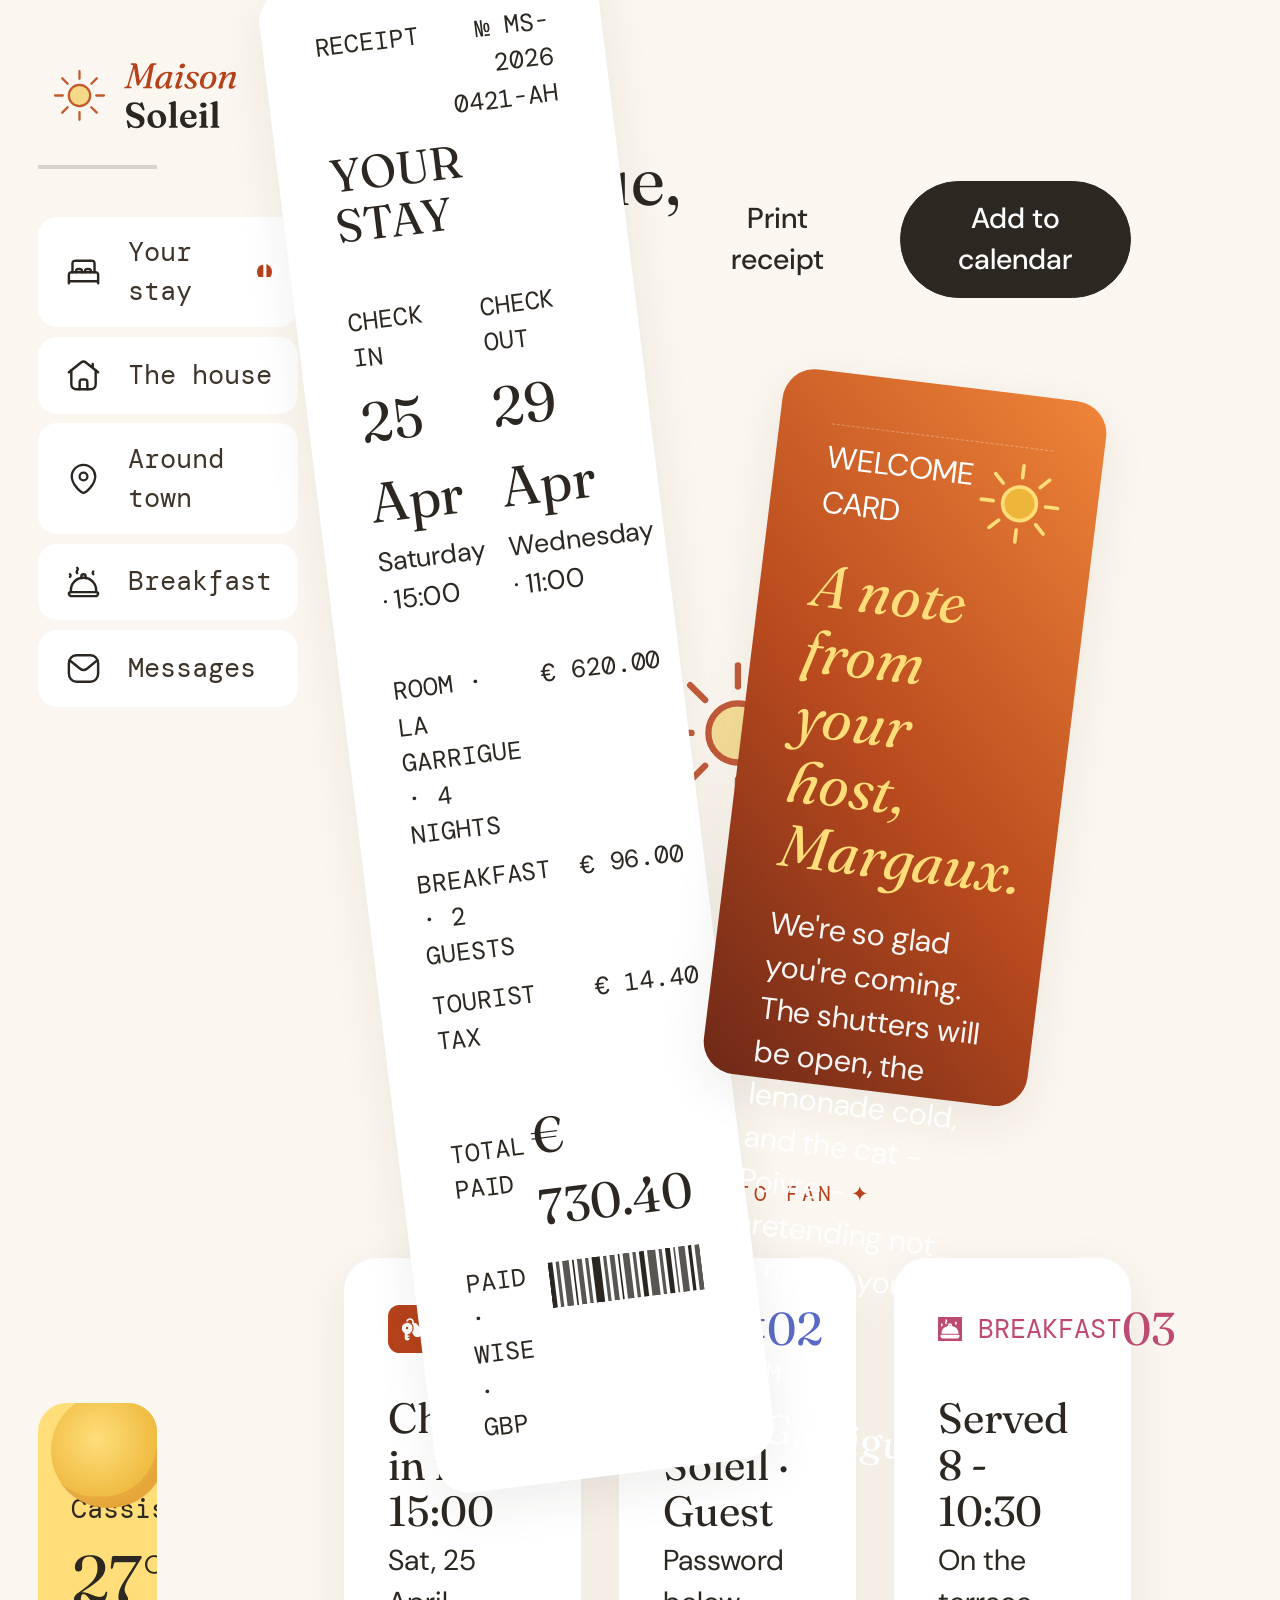
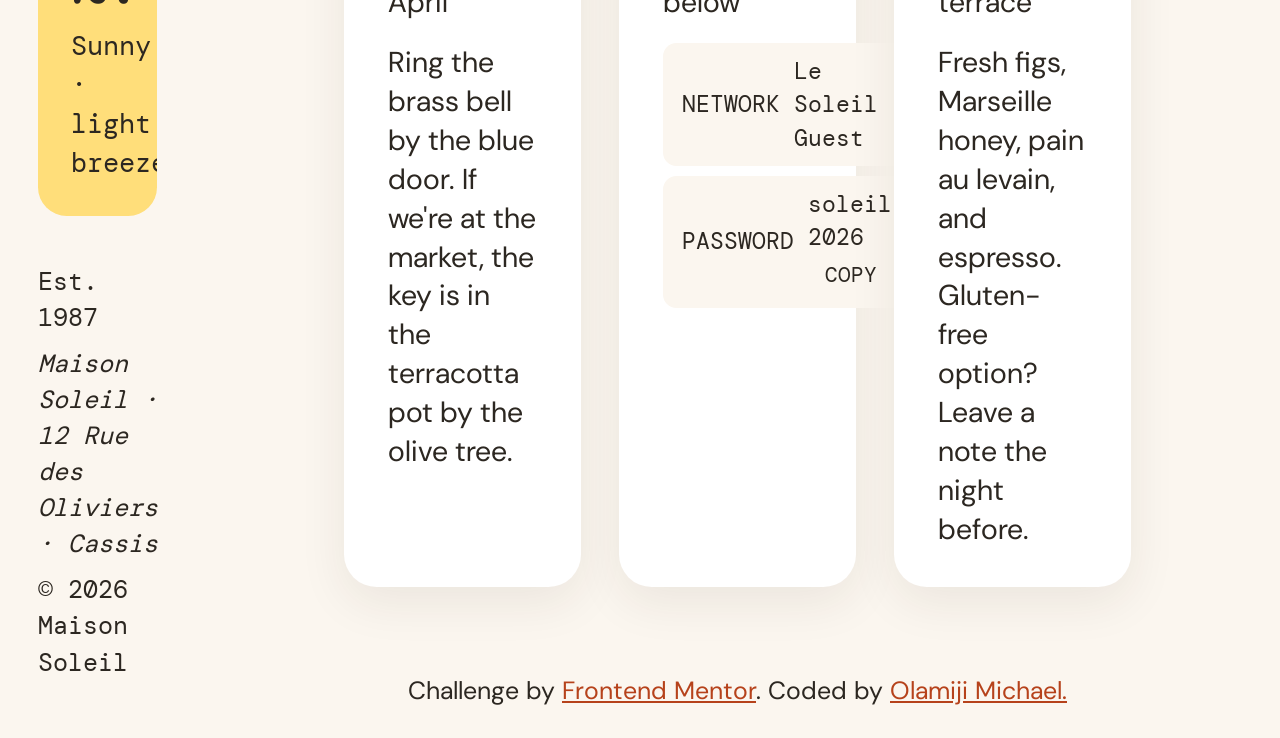
<file: index.html>
<!DOCTYPE html>
<html lang="en">
<head>
  <meta charset="UTF-8">
  <meta name="viewport" content="width=device-width, initial-scale=1.0"><!-- displays site properly based on user's device -->
  <link rel="icon" type="image/png" sizes="32x32" href="./assets/images/favicon-32x32.png">
  <title>Frontend Mentor | Hotel booking confirmation page</title>

  <link rel="stylesheet" href="style.css">
</head>
<body>

  <!-- Sidebar starts -->
  <aside class="sidebar" aria-label="Hotel information">
    <input type="checkbox" id="menu-toggle" class="menu-toggle" aria-label="Toggle navigation menu">
    <header class="guest">
      <a href="./index.html" aria-label="Maison Soleil home">
        <img src="./assets/images/logo.svg" alt="Maison Soleil" width="5rem" height="10rem">
      </a>
      <label for="menu-toggle" class="hamburger-btn" aria-label="Toggle menu">
        <img class="icon-hamburger" src="./assets/images/icon-menu.svg" alt="Open menu">
        <img class="icon-close" src="./assets/images/icon-close.svg" alt="Close menu">
      </label>
    </header>

       <!-- Guest navigation -->
    <nav class="nav-bar" aria-label="Guest navigation">
      <ul>
        <li>
          <a href="#stay">
            <img class="icon" src="./assets/images/icon-bed.svg" alt="">
            Your stay <span>1</span>
          </a>
        </li>
        <li>
          <a href="#house">
            <img class="icon" src="./assets/images/icon-house.svg" alt="">
            The house
          </a>
        </li>
        <li>
          <a href="#around-town">
            <img class="icon" src="./assets/images/icon-pin.svg" alt="">
            Around town
          </a>
        </li>
        <li>
          <a href="#breakfast">
            <img class="icon" src="./assets/images/icon-breakfast-outline.svg" alt="">
            Breakfast
          </a>
        </li>
        <li>
          <a href="#messages">
            <img class="icon" src="./assets/images/icon-mail.svg" alt="">
            Messages
          </a>
        </li>
      </ul>
    </nav>

    <!-- Local weather -->
    <section class="local-weather" aria-labelledby="weather-heading">
      <img src="./assets/images/icon-weather.svg" alt="sun">
      <h2 id="weather-heading">Today in Cassis</h2>
      <strong>27°</strong>
      <p>Sunny · light breeze</p>
    </section>

    <footer class="s-footer">
      <p>Est. 1987</p>
      <address>Maison Soleil · 12 Rue des Oliviers · Cassis</address>
      <p>© 2026 Maison Soleil</p>
    </footer>
  </aside>
  <!-- Sidebar ends -->

  <!-- Main content starts -->
  <main>
    <header class="starter">
      <p>Booking · Confirmed</p>
      <h1>Bienvenue, <span>Lucia.</span></h1>
    </header>

    <div class="print-or-add">
      <button type="button">Print receipt</button>
      <button type="button">Add to calendar</button>
    </div>

    <section class="booking-summary" id="stay" aria-label="Booking summary">
      <!-- Centered Illustration Sun Revealed On Card Fan -->
      <div class="center-sun-icon" aria-hidden="true">
        <img src="./assets/images/illustration-sun.svg" alt="Illustration Sun">
      </div>

       <!-- Booking cards start -->

        <!-- Booking cards start -->
      <article class="receipt-card" aria-labelledby="receipt-heading">
        <header class="r-header">
          <p>Receipt</p>
          <p>№ MS-2026<br>0421-AH</p>
          <h2 id="receipt-heading">Your stay</h2>
        </header>

        <dl class="in-or-out">
          <div>
            <dt>Check in</dt>
            <dd><strong>25 Apr</strong><br>Saturday · 15:00</dd>
          </div>
          <div>
            <dt>Check out</dt>
            <dd><strong>29 Apr</strong><br>Wednesday · 11:00</dd>
          </div>
        </dl>

        <dl class="real-deal">
          <div><dt>Room · La Garrigue · 4 nights</dt><dd>€ 620.00</dd></div>
          <div><dt>Breakfast · 2 guests</dt><dd>€ 96.00</dd></div>
          <div><dt>Tourist tax</dt><dd>€ 14.40</dd></div>
        </dl>

        <footer class="r-footer">
          <p>Total paid <strong>€ 730.40</strong></p>
          <p>Paid · Wise · GBP</p>
          <!-- Barcode image -->
          <img class="barcode" src="./assets/images/icon-barcode.svg" alt="Payment barcode">
        </footer>
      </article>

      <!-- Note from host card -->
      <article class="greetings" aria-labelledby="welcome-heading">
        <div class="w-heading">
          <p>WELCOME CARD</p>
          <img class="sun-gradient" src="./assets/images/icon-sun.svg" alt="Sun gradient" width="40" height="40">
        </div>
        <h2 id="welcome-heading">A note from your host,<br> Margaux.</h2>
        <p>We're so glad you're coming. The shutters will be open, the lemonade cold, and the cat - Poivre - pretending not to notice you.</p>
        <p><span>Room</span><br><strong>La Garrigue</strong></p>
      </article>
    </section>
    <!-- Booking cards end -->

    <!-- Guest info row starts -->

    <!-- Arrival -->
    <section class="guest-info" aria-label="Guest information">
      <article class="arrival-card" id="arrival" aria-labelledby="arrival-heading">
        <header><p><img src="./assets/images/icon-key.svg" alt="">Arrival</p><span>01</span></header>
        <h2 id="arrival-heading">Check-in from 15:00</h2>
        <p>Sat, 25 April</p>
        <p>Ring the brass bell by the blue door. If we're at the market, the key is in the terracotta pot by the olive tree.</p>
      </article>

      <!-- Wifi -->
      <article class="wi-fi-card" id="wifi" aria-labelledby="wifi-heading">
        <header><p><img src="./assets/images/icon-wifi.svg" alt="">Wifi</p><span>02</span></header>
        <h2 id="wifi-heading">Le Soleil · Guest</h2>
        <p>Password below</p>
        <dl>
          <div><dt>Network</dt><dd>Le Soleil · Guest</dd></div>
          <div><dt>Password</dt><dd>soleil-2026 <button type="button" aria-label="Copy Wi-Fi password">COPY</button></dd></div>
        </dl>
      </article>

      <!-- Breakfast -->
      <article class="feeding" id="breakfast" aria-labelledby="breakfast-heading">
        <header><p><img src="./assets/images/icon-breakfast.svg" alt="">Breakfast</p><span>03</span></header>
        <h2 id="breakfast-heading">Served 8 - 10:30</h2>
        <p>On the terrace</p>
        <p>Fresh figs, Marseille honey, pain au levain, and espresso. Gluten-free option? Leave a note the night before.</p>
      </article>
    </section>
  </main>
  <!-- Guest info row ends -->

  <!-- Main content ends -->
  <footer class="attribution">
    Challenge by <a href="https://www.frontendmentor.io?ref=challenge">Frontend Mentor</a>.
    Coded by <a href="#">Olamiji Michael.</a>
  </footer>

</body>
</html>
</file>
<file: style.css>
:root {
      --neutral-900: hsl(33, 15%, 15%);
      --neutral-800: hsl(33, 22%, 20%);
      --neutral-200: hsl(30, 24%, 93%);
      --neutral-100: hsl(35, 60%, 96%);
      --neutral-50: hsl(40, 60%, 98%);
      --neutral-0: hsl(0, 0%, 100%);

      --sun-500: hsl(42, 83%, 58%);
      --sun-300: hsl(44, 84%, 75%);
      --sun-200: hsl(45, 100%, 74%);
      --sun-50: hsl(41, 100%, 93%);

      --terracotta-700: hsl(15, 69%, 37%);
      --terracotta-600: hsl(15, 74%, 41%);
      --terracotta-500: hsl(18, 62%, 47%);
      --terracotta-400: hsl(22, 72%, 56%);

      --blue-500: hsl(230, 49%, 56%);
      --rose-500: hsl(340, 48%, 52%);
    }

    @font-face {
      font-family: 'DM Sans';
      src: url('./assets/fonts/dm-sans/DMSans-VariableFont_opsz,wght.ttf') format('truetype');
      font-weight: 400 700;
      font-style: normal;
      font-display: swap;
    }

    @font-face {
      font-family: Fraunces;
      src: url('./assets/fonts/fraunces/Fraunces-VariableFont_SOFT,WONK,opsz,wght.ttf') format('truetype');
      font-weight: 400 700;
      font-style: normal;
      font-display: swap;
    }

    @font-face {
      font-family: Fraunces;
      src: url('./assets/fonts/fraunces/Fraunces-Italic-VariableFont_SOFT,WONK,opsz,wght.ttf') format('truetype');
      font-weight: 400 700;
      font-style: italic;
      font-display: swap;
    }

    @font-face {
      font-family: 'DM Mono';
      src: url('./assets/fonts/dm-mono/DMMono-Regular.ttf') format('truetype');
      font-weight: 400;
      font-style: normal;
      font-display: swap;
    }

    *,
    *::before,
    *::after {
      box-sizing: border-box;
    }

    html {
      color: var(--neutral-900);
      background: var(--neutral-100);
      font-size: clamp(1.25rem, 0.8rem + 2vw, 3rem);
    }

    body {
      margin: 0;
      min-height: 100vh;
      background: var(--neutral-100);
      font-family: 'DM Sans', sans-serif;
      font-size: 0.8rem;
      line-height: 1.45;
      display: grid;
      grid-template-columns: 195px 1fr;
      grid-template-rows: 1fr auto;
    }

    h1, h2, p, ul, dl, dd, address {
      margin: 0;
    }

    h1, h2 {
      font-family: Fraunces, Georgia, serif;
      font-weight: 400;
      line-height: 1.1;
    }

    ul {
      padding: 0;
      list-style: none;
    }

    dl {
      padding: 0;
    }

    a {
      color: inherit;
      text-decoration: none;
      border: 1.5px solid transparent;
      transition: all 0.2s ease;
    }

    button {
      border: 1.5px solid transparent;
      color: inherit;
      font: inherit;
      cursor: pointer;
      transition: all 0.2s ease;
    }

    :focus-visible {
      outline: none;
    }

    a:hover,
    a:focus-visible,
    a:active {
      background-color: var(--terracotta-600);
      border-color: var(--terracotta-600);
      color: var(--neutral-0);
      box-shadow: 0 0 0 2px var(--neutral-100), 0 0 0 4px var(--terracotta-600);
    }

    .menu-toggle,
    .hamburger-btn {
      display: none;
    }

    /* MACRO LAYOUT: SIDEBAR */
    .sidebar {
      grid-column: 1;
      grid-row: 1 / -1;
      display: flex;
      flex-direction: column;
      gap: 1.25rem;
      padding: 1.5rem 1rem;
      border-right: 1px solid var(--neutral-400);
      background: var(--neutral-100);
    }

    .guest {
      border-bottom: 0.125rem solid rgba(128, 128, 128, 0.295);
      padding-bottom: 0.5rem;
    }

    .guest a {
      align-items: center;
      padding: 0.25rem;
    }

    .guest a:hover,
    .guest a:focus-visible,
    .guest a:active {
      box-shadow: none;
      background: none;
      border: none;
    }

    .guest img {
      width: 5rem;
      height: auto;
    }

    .nav-bar ul {
      display: grid;
      gap: 0.25rem;
    }

    .nav-bar a {
      display: flex;
      align-items: center;
      gap: 0.65rem;
      min-height: 2rem;
      padding: 0.4rem 0.65rem;
      border: 1.5px solid transparent;
      background: var(--neutral-0);
      border-radius: 0.5rem;
      color: var(--neutral-800);
      font-weight: 500;
    }

    .nav-bar a:hover,
    .nav-bar a:focus-visible,
    .nav-bar a:active,
    .nav-bar a:target {
      background-color: var(--neutral-100);
      border-color: var(--terracotta-600);
      color: var(--neutral-900);
      box-shadow: 0 0 0 1px var(--neutral-50), 0 0 0 3px var(--neutral-0);
    }

    .nav-bar a:hover .icon,
    .nav-bar a:focus-visible .icon,
    .nav-bar a:active .icon,
    .nav-bar a:target .icon {
      filter: brightness(5) invert(5);
    }

    .nav-bar a span {
      margin-left: auto;
      background: var(--terracotta-600);
      color: var(--neutral-0);
      font-size: 0.65rem;
      font-weight: 700;
      width: 16px;
      height: 16px;
      border-radius: 50%;
      display: inline-flex;
      text-align: center;
      justify-content: center;
      align-items: center;
    }

    .icon {
      width: 1rem;
      height: 1rem;
    }

    .local-weather {
      position: relative;
      overflow: hidden;
      margin-top: auto;
      padding: 0.85rem;
      border-radius: 0.75rem;
      background: var(--sun-200);
    }

    .local-weather img {
      position: absolute;
      top: -0.25rem;
      right: -0.25rem;
      width: 3rem;
      height: 3rem;
    }

    .local-weather h2,
    .local-weather p,
    .s-footer,
    .nav-bar {
      font-family: 'DM Mono', monospace;
      font-size: 0.7rem;
    }

    .local-weather strong {
      display: block;
      margin-top: 0.15rem;
      font-family: Fraunces, Georgia, serif;
      font-size: 1.75rem;
      font-weight: 400;
    }

    .s-footer {
      display: grid;
      gap: 0.25rem;
      color: var(--neutral-600);
      font-size: 0.65rem;
    }

    /* MACRO LAYOUT: MAIN CONTENT AREA */
    main {
      grid-column: 2;
      grid-row: 1;
      min-width: 0;
      padding: 1.5rem 2.25rem;
      display: grid;
      grid-template-columns: 1fr auto;
      align-items: start;
      max-width: 960px;
      margin: 0 auto;
      width: 100%;
    }

    .starter {
      grid-column: 1;
      grid-row: 1;
    }

    .starter p {
      font-family: 'DM Mono', monospace;
      font-size: 0.7rem;
      text-transform: uppercase;
      letter-spacing: 0.1em;
      color: var(--neutral-600);
      margin-bottom: 0.15rem;
    }

    .starter h1 {
      font-size: 1.85rem;
      color: var(--neutral-900);
    }

    .starter h1 span {
      color: var(--terracotta-600);
      font-style: italic;
    }

    .print-or-add {
      grid-column: 2;
      grid-row: 1;
      display: flex;
      gap: 0.65rem;
      align-self: flex-end;
    }

    .print-or-add button:first-child {
      min-height: 2rem;
      padding: 0.4rem 1rem;
      border: 0.5px solid var(--neutral-400);
      border-radius: 999px;
      background: transparent;
      color: var(--neutral-900);
      font-size: 0.75rem;
      font-weight: 500;
    }

    .print-or-add button:first-child:hover,
    .print-or-add button:first-child:focus-visible,
    .print-or-add button:first-child:active {
      background-color: var(--neutral-100);
      border-color: var(--neutral-400);
      color: var(--neutral-900);
      text-align: center;
      box-shadow: 0 0 0 2px var(--neutral-50), 0 0 0 4px var(--terracotta-600);
    }

    .print-or-add button:last-child {
      min-height: 2rem;
      padding: 0.4rem 1rem;
      border: 1.5px solid var(--neutral-900);
      border-radius: 999px;
      background: var(--neutral-900);
      color: var(--neutral-0);
      font-size: 0.75rem;
      font-weight: 500;
    }

    .print-or-add button:last-child:hover,
    .print-or-add button:last-child:focus-visible,
    .print-or-add button:last-child:active {
      border-color: var(--neutral-900);
      color: var(--neutral-0);
      box-shadow: 0 0 0 2px var(--neutral-0), 0 0 0 4px var(--terracotta-600);
    }

    /* BOOKING SUMMARY CONTAINER & SUN ILLUSTRATION */
    .booking-summary {
      grid-column: 1 / -1;
      grid-row: 2;
      position: relative;
      height: 21rem;
      max-width: 680px;
      margin: 1.25rem auto 2.75rem;
      width: 100%;
      cursor: pointer;
    }

    .center-sun-icon {
      position: absolute;
      top: 48%;
      left: 50%;
      transform: translate(-50%, -50%) scale(0.8);
      width: 5.5rem;
      height: 5.5rem;
      z-index: 0;
      opacity: 0.85;
      pointer-events: none;
      transition: transform 0.45s cubic-bezier(.23, 1, .32, 1), opacity 0.45s ease;
    }

    .center-sun-icon img {
      width: 100%;
      height: 100%;
      object-fit: contain;
    }

    .booking-summary::after {
      content: '✦  HOVER TO FAN  ✦';
      position: absolute;
      bottom: -1.5rem;
      left: 50%;
      transform: translateX(-50%);
      font-family: 'DM Mono', monospace;
      font-size: 0.55rem;
      text-transform: uppercase;
      letter-spacing: 0.15em;
      color: var(--terracotta-600);
      white-space: nowrap;
    }

    .booking-summary:hover .center-sun-icon {
      opacity: 1;
      transform: translate(-50%, -50%) scale(1.15);
    }

    .booking-summary:hover .receipt-card {
      transform: translate(-108%, -52%) rotate(-14deg);
      box-shadow: -0.5rem 0.8rem 1.5rem rgba(51, 39, 29, 0.12);
    }

    .booking-summary:hover .greetings {
      transform: translate(8%, -52%) rotate(14deg);
      box-shadow: 0.5rem 0.8rem 1.5rem rgba(51, 39, 29, 0.15);
    }

    .receipt-card,
    .greetings,
    .guest-info article {
      border-radius: 0.85rem;
      box-shadow: 0 0.4rem 1.25rem rgba(51, 39, 29, 0.08);
    }

    .receipt-card {
      padding: 1.15rem 1.35rem;
      background: var(--neutral-0);
      border: 1px solid var(--neutral-400);
      position: absolute;
      left: 50%;
      top: 50%;
      width: 50%;
      transform: translate(-88%, -52%) rotate(-7deg);
      transform-origin: bottom center;
      z-index: 1;
      transition: transform 0.45s cubic-bezier(.23, 1, .32, 1), box-shadow 0.3s ease;
    }

    .r-header {
      display: grid;
      grid-template-columns: 1fr auto;
      gap: 0.2rem;
      padding-bottom: 0.65rem;
      border-bottom: 1px dashed var(--neutral-400);
      color: var(--neutral-600);
      font-family: 'DM Mono', monospace;
      font-size: 0.65rem;
      text-transform: uppercase;
    }

    .r-header p:nth-child(2) {
      text-align: right;
    }

    .r-header h2 {
      grid-column: 1 / -1;
      color: var(--neutral-900);
      font-family: Fraunces, Georgia, serif;
      font-size: 1.2rem;
      margin-top: 0.15rem;
    }

    .in-or-out {
      display: grid;
      grid-template-columns: repeat(2, minmax(0, 1fr));
      gap: 0.75rem;
      padding: 0.75rem 0;
    }

    .in-or-out dt,
    .r-footer,
    .real-deal {
      color: var(--neutral-600);
      font-family: 'DM Mono', monospace;
      font-size: 0.65rem;
      text-transform: uppercase;
    }

    .in-or-out dd {
      margin-top: 0.15rem;
      color: var(--neutral-700);
      font-size: 0.7rem;
    }

    .in-or-out strong {
      color: var(--neutral-900);
      font-family: Fraunces, Georgia, serif;
      font-size: 1.45rem;
      font-weight: 400;
    }

    .real-deal {
      display: grid;
      gap: 0.35rem;
      padding: 0.65rem 0;
      border-top: 1px dashed var(--neutral-400);
      border-bottom: 1px solid var(--neutral-400);
    }

    .real-deal > div {
      display: flex;
      justify-content: space-between;
      gap: 0.75rem;
    }

    .real-deal dd {
      color: var(--neutral-900);
      white-space: nowrap;
      font-weight: 500;
    }

    .r-footer {
      display: grid;
      grid-template-columns: 1fr auto;
      gap: 0.35rem;
      padding-top: 0.65rem;
    }

    .r-footer p:first-child {
      display: flex;
      justify-content: space-between;
      align-items: baseline;
      grid-column: 1 / -1;
      color: var(--neutral-600);
    }

    .r-footer p:first-child strong {
      color: var(--neutral-900);
      font-family: Fraunces, Georgia, serif;
      font-size: 1.3rem;
      font-weight: 400;
    }

    .barcode {
      width: 4rem;
      height: 1.5rem;
      object-fit: contain;
    }

    .greetings {
      display: flex;
      flex-direction: column;
      justify-content: space-between;
      position: absolute;
      left: 50%;
      top: 50%;
      width: 48%;
      height: 88%;
      padding: 1.35rem;
      background: linear-gradient(225deg, hsl(25, 85%, 58%) 0%, hsl(17, 72%, 42%) 55%, hsl(12, 65%, 26%) 100%);
      color: var(--neutral-0);
      transform: translate(-12%, -52%) rotate(7deg);
      transform-origin: bottom center;
      z-index: 2;
      transition: transform 0.45s cubic-bezier(.23, 1, .32, 1), box-shadow 0.3s ease;
    }

    .w-heading {
      display: flex;
      justify-content: space-between;
      align-items: center;
      border-top: 1px dashed rgba(255, 255, 255, 0.3);
      padding-top: 0.2rem;
    }

    .sun-gradient {
      width: 2.5rem;
      height: 2.5rem;
    }

    .greetings > p:first-child,
    .greetings > p:last-child span {
      font-family: 'DM Mono', monospace;
      font-size: 0.65rem;
      text-transform: uppercase;
      letter-spacing: 0.08em;
      opacity: 0.9;
    }

    .greetings h2 {
      margin: 0.65rem 0;
      color: var(--sun-200);
      font-size: 1.55rem;
      font-style: italic;
      font-weight: 400;
    }

    .greetings > p:nth-child(3) {
      font-size: 0.8rem;
      line-height: 1.4;
      opacity: 0.95;
    }

    .greetings > p:last-child {
      margin-top: 1rem;
      padding-top: 0.5rem;
    }

    .greetings > p:last-child strong {
      display: inline-block;
      margin-top: 0.15rem;
      font-family: Fraunces, Georgia, serif;
      font-size: 1.05rem;
      font-weight: 400;
    }

    /* GUEST INFO CARDS */
    .guest-info {
      grid-column: 1 / -1;
      grid-row: 3;
      display: grid;
      grid-template-columns: repeat(3, minmax(0, 1fr));
      gap: 1rem;
      width: 100%;
    }

    .guest-info article {
      min-width: 0;
      padding: 1rem 1.15rem;
      background: var(--neutral-0);
      border: 1px solid var(--neutral-400);
    }

    .guest-info article header {
      display: flex;
      justify-content: space-between;
      align-items: center;
      margin-bottom: 0.85rem;
      color: var(--terracotta-600);
      font-family: 'DM Mono', monospace;
      font-size: 0.7rem;
      text-transform: uppercase;
    }

    .guest-info article header p {
      display: flex;
      align-items: center;
      gap: 0.4rem;
    }

    .arrival-card header img {
      width: 1.25rem;
      height: 1.25rem;
      padding: 0.25rem;
      border-radius: 0.3rem;
      background: var(--terracotta-600);
    }

    .arrival-card header span {
      color: var(--terracotta-600);
    }

    .wi-fi-card header img {
      background: var(--blue-500);

    }

    .wi-fi-card header span {
      color: var(--blue-500);
    }

    .feeding header img {
      background: var(--rose-500);
    }

    .feeding header span {
      color: var(--rose-500);
    }

    .guest-info article header span {
      font-family: Fraunces, Georgia, serif;
      font-size: 1.2rem;
    }

    .guest-info article h2 {
      margin-bottom: 0.15rem;
      font-size: 1.1rem;
      color: var(--neutral-900);
    }

    .guest-info article > p {
      font-size: 0.75rem;
      color: var(--neutral-600);
    }

    .guest-info article > p:last-child {
      margin-top: 0.5rem;
      color: var(--neutral-700);
      line-height: 1.35;
    }

    .wi-fi-card header,
    .wi-fi-card header p {
      color: var(--blue-500);
    }

    .feeding header,
    .feeding header p {
      color: var(--rose-500);
    }

    .wi-fi-card dl {
      display: grid;
      gap: 0.25rem;
      margin-top: 0.5rem;
      color: var(--neutral-600);
      font-family: 'DM Mono', monospace;
      font-size: 0.6rem;
      text-transform: uppercase;
    }

    .wi-fi-card dl div {
      display: flex;
      justify-content: space-between;
      align-items: center;
      gap: 0.35rem;
      padding: 0.3rem 0.5rem;
      border-radius: 0.35rem;
      background: var(--neutral-100);
    }

    .wi-fi-card dd {
      color: var(--neutral-900);
      text-transform: none;
      font-weight: 500;
    }

    .wi-fi-card button {
      padding: 0.15rem 0.45rem;
      border-radius: 999px;
      border: var(--neutral-400);
      background: var(--neutral-400);
      color: var(--neutral-700);
      font-family: 'DM Mono', monospace;
      font-size: 0.55rem;
      text-transform: uppercase;
    }

    .wi-fi-card button:hover,
    .wi-fi-card button:focus-visible,
    .wi-fi-card button:active {
      background-color: var(--neutral-400);
      border-color: var(--terracotta-600);
      color: var(--neutral-800);
      box-shadow: 0 0 0 2px var(--neutral-0), 0 0 0 4px var(--terracotta-600);
    }

    .attribution {
      grid-column: 2;
      grid-row: 2;
      padding: 0.75rem;
      font-size: 0.65rem;
      text-align: center;
      color: var(--neutral-600);
    }

    .attribution a {
      background: none;
      border: none;
      box-shadow: none;
      color: var(--terracotta-600);
      text-decoration: underline;
    }

    /* MOBILE DESIGN MEDIA QUERY */
    @media (max-width: 767px) {
      body {
        display: block;
      }

      .sidebar {
        display: block;
        min-height: auto;
        padding: 1.25rem 1.25rem 0.75rem;
        border-right: 0;
        border-bottom: 0;
        background: transparent;
      }

      .sidebar .nav-bar,
      .sidebar .local-weather,
      .sidebar .s-footer {
        display: none;
      }

      .hamburger-btn {
        display: grid;
        width: 2.25rem;
        height: 2.25rem;
        place-items: center;
        cursor: pointer;
        border: 1px solid var(--neutral-400);
        border-radius: 0.5rem;
        background: var(--neutral-0);
      }

      .hamburger-btn img {
        width: 1.1rem;
        height: 1.1rem;
      }

      .hamburger-btn .icon-close {
        display: none;
      }

      .menu-toggle:checked ~ .guest .hamburger-btn .icon-hamburger {
        display: none;
      }

      .menu-toggle:checked ~ .guest .hamburger-btn .icon-close {
        display: block;
      }

      .menu-toggle:checked ~ .nav-bar,
      .menu-toggle:checked ~ .local-weather,
      .menu-toggle:checked ~ .s-footer {
        display: grid;
      }

      .menu-toggle:checked ~ .nav-bar {
        margin-top: 1.5rem;
      }

      .menu-toggle:checked ~ .nav-bar ul {
        gap: 0.85rem;
      }

      .menu-toggle:checked ~ .nav-bar a {
        min-height: 2.5rem;
        padding: 0.6rem 0.85rem;
      }

      .menu-toggle:checked ~ .local-weather {
        display: block;
        margin-top: 2rem;
      }

      .menu-toggle:checked ~ .s-footer {
        margin-top: 2.5rem;
        padding-bottom: 1rem;
      }

      .guest {
        display: flex;
        align-items: center;
        justify-content: space-between;
        padding-bottom: 0;
        border-bottom: 0;
      }

      main {
        display: flex;
        flex-direction: column;
        padding: 0.75rem 1.25rem 2rem;
      }

      .starter h1 {
        font-size: 2.25rem;
        margin-top: 0.2rem;
      }

      .print-or-add {
        width: 100%;
        margin-top: 1.25rem;
        display: flex;
        gap: 0.75rem;
      }

      .print-or-add button {
        flex: 1;
        justify-content: center;
        min-height: 2.75rem;
        padding: 0.6rem 1rem;
        font-size: 0.85rem;
      }

      .print-or-add button:first-child {
        background: var(--neutral-0);
        border: 1px solid var(--neutral-400);
      }

      .booking-summary {
        height: auto;
        display: flex;
        flex-direction: column;
        gap: 1.75rem;
        margin: 2rem 0;
        width: 100%;
        max-width: 100%;
      }

      .center-sun-icon,
      .booking-summary::after {
        display: none;
      }

      .greetings {
        order: 1;
        position: relative;
        left: auto;
        top: auto;
        width: 100%;
        height: auto;
        transform: none !important;
        transition: none;
        min-height: auto;
        padding: 1.5rem;
        border-radius: 1.25rem;
        box-shadow: 0 0.5rem 1.5rem rgba(51, 39, 29, 0.1);
      }

      .w-heading {
        border-top: none;
      }

      .receipt-card {
        order: 2;
        position: relative;
        left: auto;
        top: auto;
        width: 100%;
        height: auto;
        transform: none !important;
        transition: none;
        padding: 1.5rem 1.35rem;
        border-radius: 1.25rem;
        box-shadow: 0 0.5rem 1.5rem rgba(51, 39, 29, 0.08);
      }

      .guest-info {
        display: flex;
        flex-direction: column;
        gap: 1.25rem;
      }

      .guest-info article {
        padding: 1.35rem;
        border-radius: 1.25rem;
      }

      .attribution {
        padding: 1.5rem 1rem;
      }
    }
</file>
